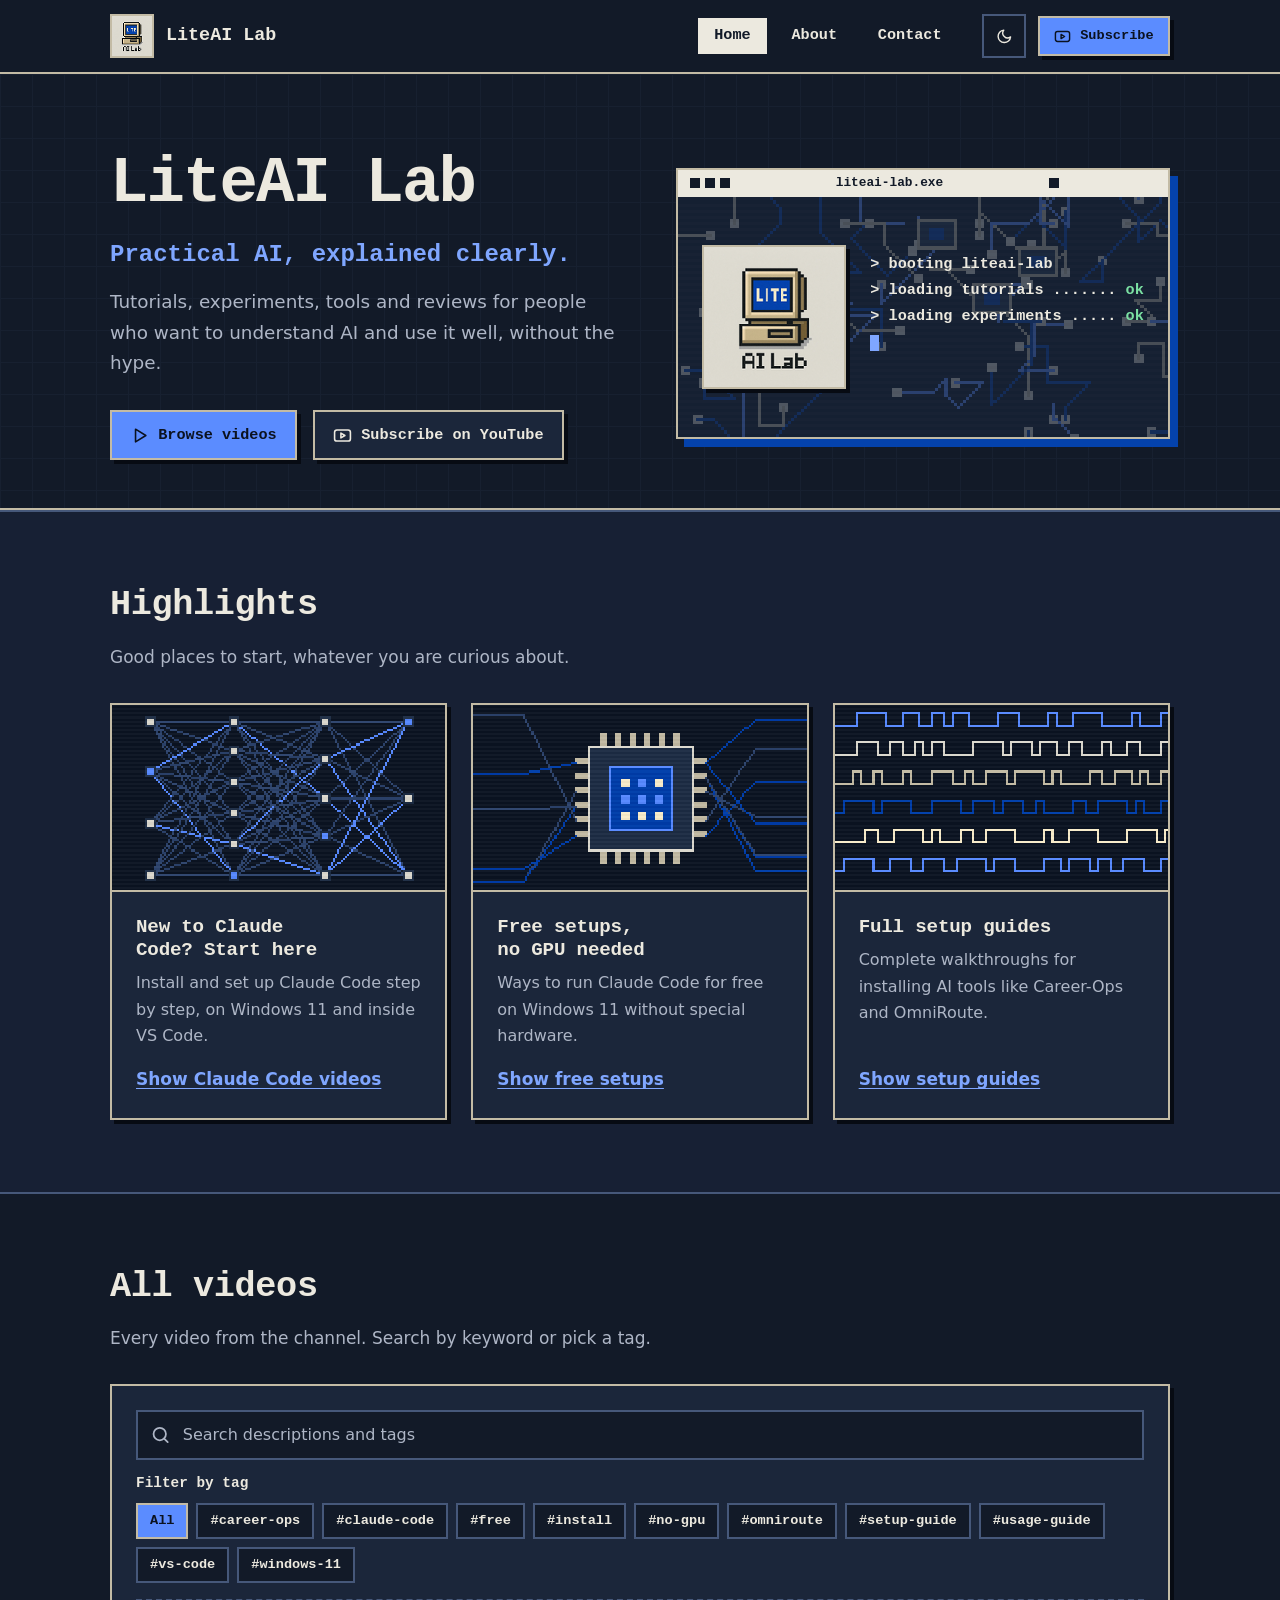
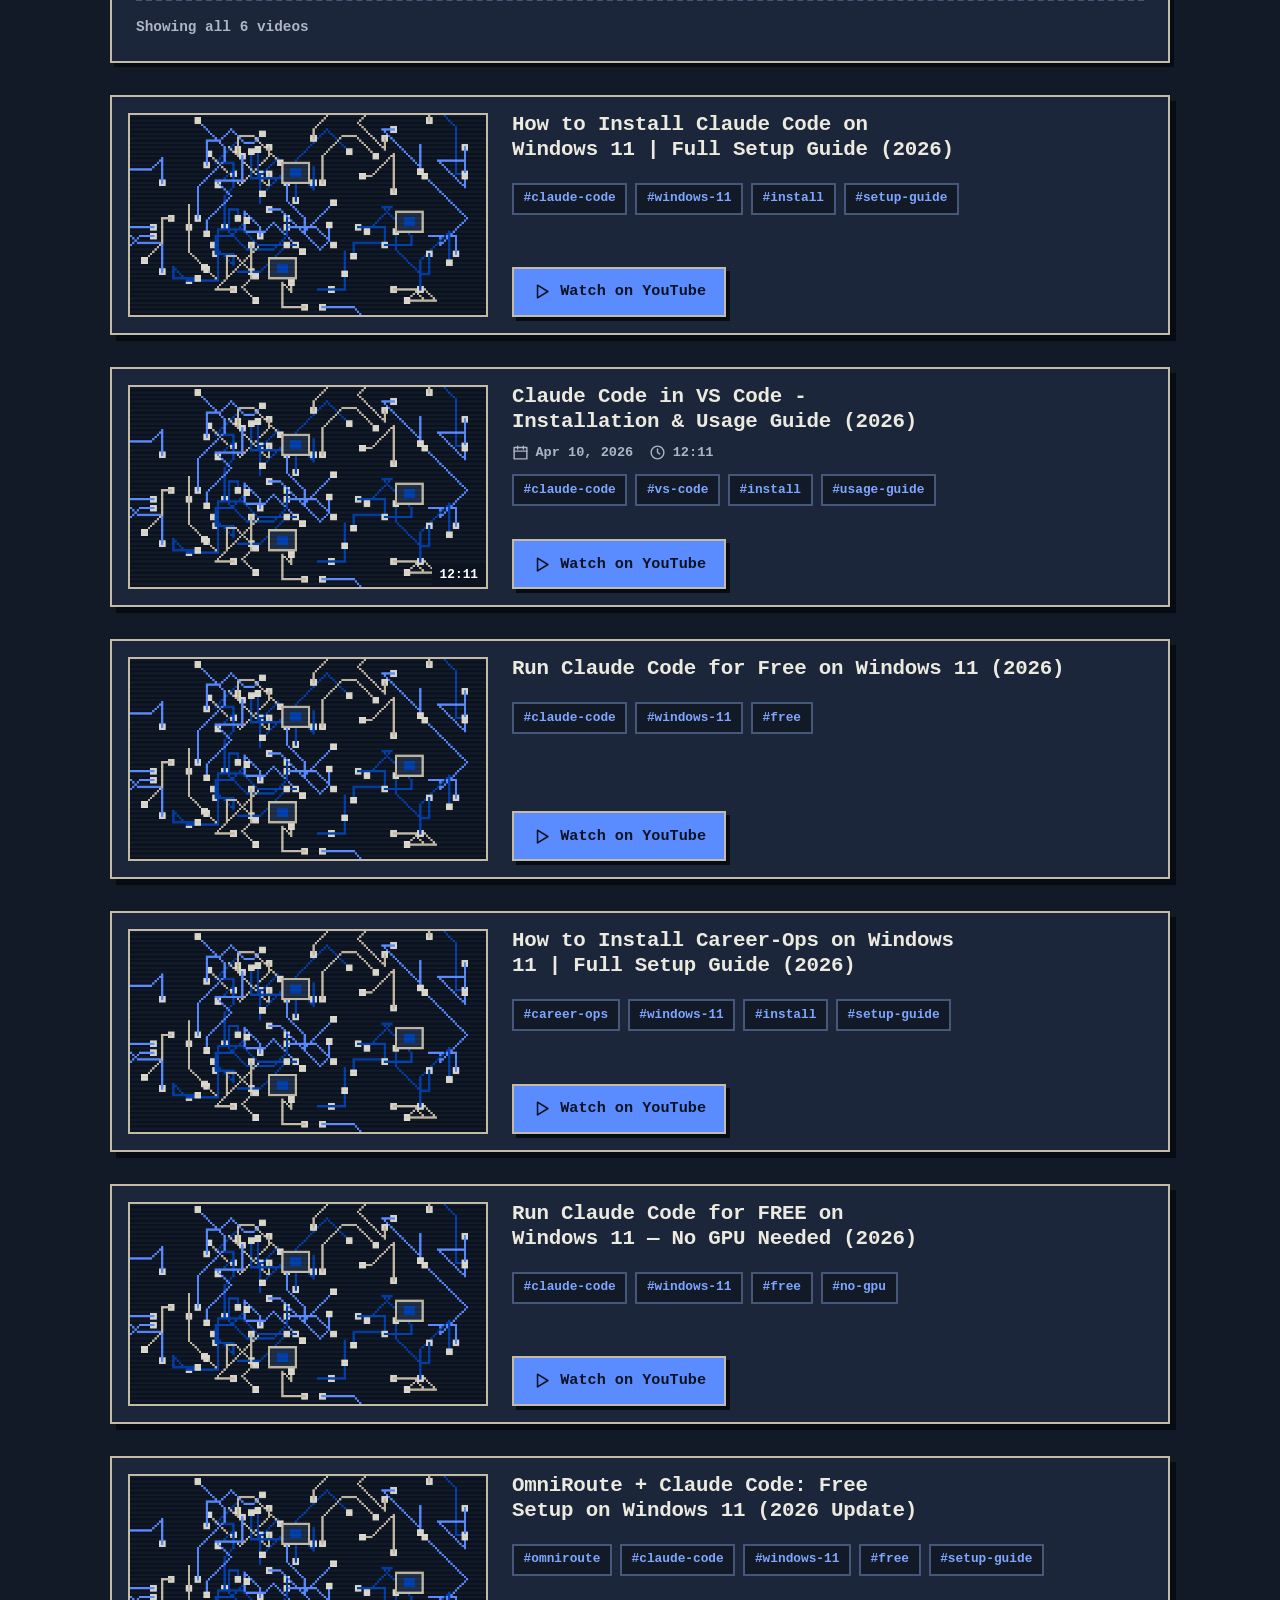
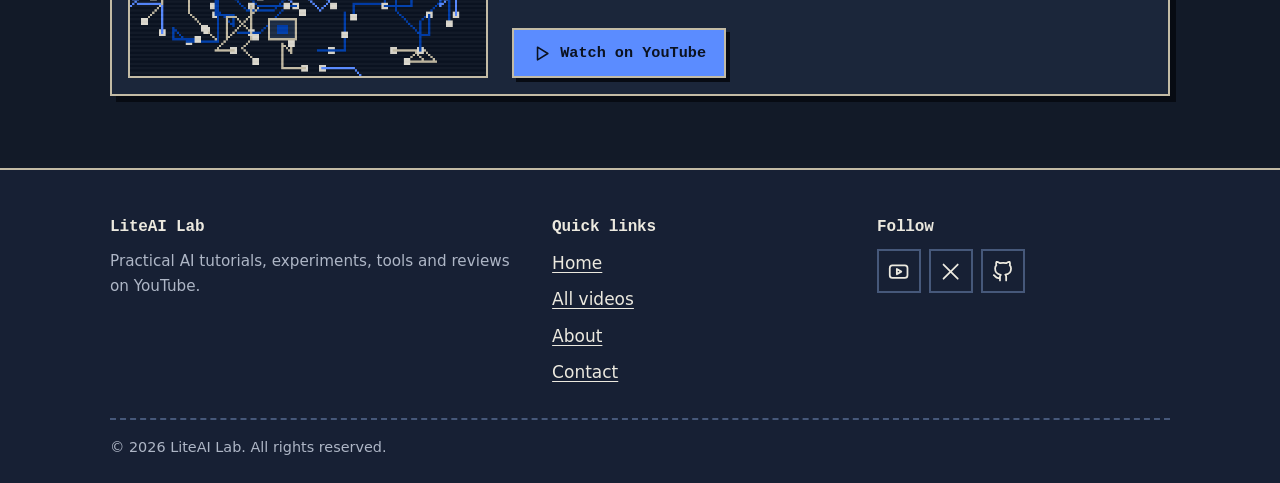
<file: index.html>
<!DOCTYPE html>
<html lang="en" data-theme="dark">
<head>
  <meta charset="utf-8">
  <meta name="viewport" content="width=device-width, initial-scale=1">
  <title>LiteAI Lab | Practical AI tutorials, experiments and reviews</title>
  <meta name="description" content="LiteAI Lab is a YouTube channel with practical AI tutorials, experiments, tools and reviews. Browse every video and filter by tag.">
  <meta name="theme-color" content="#121a28">

  <!-- Favicons -->
  <link rel="icon" href="favicon.ico" sizes="any">
  <link rel="icon" type="image/png" sizes="32x32" href="assets/images/favicon-32x32.png">
  <link rel="icon" type="image/png" sizes="16x16" href="assets/images/favicon-16x16.png">
  <link rel="apple-touch-icon" sizes="180x180" href="assets/images/apple-touch-icon.png">
  <link rel="icon" type="image/png" sizes="192x192" href="assets/images/android-chrome-192x192.png">
  <link rel="icon" type="image/png" sizes="512x512" href="assets/images/android-chrome-512x512.png">
  <link rel="manifest" href="site.webmanifest">

  <!-- Open Graph / Twitter Card (absolute URLs for link previews) -->
  <meta property="og:type" content="website">
  <meta property="og:site_name" content="LiteAI Lab">
  <meta property="og:title" content="LiteAI Lab | Practical AI tutorials, experiments and reviews">
  <meta property="og:description" content="LiteAI Lab is a YouTube channel with practical AI tutorials, experiments, tools and reviews. Browse every video and filter by tag.">
  <meta property="og:url" content="https://bennyformaldehyde25-coder.github.io/liteai/">
  <meta property="og:image" content="https://bennyformaldehyde25-coder.github.io/liteai/assets/images/og-image.png">
  <meta property="og:image:width" content="1200">
  <meta property="og:image:height" content="630">
  <meta property="og:image:alt" content="LiteAI Lab logo: a pixel-art retro computer showing the word LITE">
  <meta name="twitter:card" content="summary_large_image">
  <meta name="twitter:title" content="LiteAI Lab | Practical AI tutorials, experiments and reviews">
  <meta name="twitter:description" content="LiteAI Lab is a YouTube channel with practical AI tutorials, experiments, tools and reviews. Browse every video and filter by tag.">
  <meta name="twitter:image" content="https://bennyformaldehyde25-coder.github.io/liteai/assets/images/og-image.png">
  <meta name="twitter:image:alt" content="LiteAI Lab logo: a pixel-art retro computer showing the word LITE">

  <!-- Apply the saved theme before first paint (dark is the default) -->
  <script>
    (function () {
      var r = document.documentElement, t = null;
      try { t = localStorage.getItem("liteai-theme"); } catch (e) {}
      r.setAttribute("data-theme", t === "light" ? "light" : "dark");
      r.classList.add("js");
    })();
  </script>
  <link rel="stylesheet" href="assets/css/styles.css">
</head>
<body>
<svg width="0" height="0" style="position:absolute" aria-hidden="true" focusable="false">
  <symbol id="i-sun" viewBox="0 0 24 24"><circle cx="12" cy="12" r="4"/><path d="M12 2v2M12 20v2M4.9 4.9l1.4 1.4M17.7 17.7l1.4 1.4M2 12h2M20 12h2M4.9 19.1l1.4-1.4M17.7 6.3l1.4-1.4"/></symbol>
  <symbol id="i-moon" viewBox="0 0 24 24"><path d="M21 12.8A9 9 0 1 1 11.2 3a7 7 0 0 0 9.8 9.8z"/></symbol>
  <symbol id="i-menu" viewBox="0 0 24 24"><path d="M4 6h16M4 12h16M4 18h16"/></symbol>
  <symbol id="i-search" viewBox="0 0 24 24"><circle cx="11" cy="11" r="7"/><path d="M20 20l-4-4"/></symbol>
  <symbol id="i-calendar" viewBox="0 0 24 24"><rect x="3" y="5" width="18" height="16"/><path d="M3 10h18M8 3v4M16 3v4"/></symbol>
  <symbol id="i-clock" viewBox="0 0 24 24"><circle cx="12" cy="12" r="9"/><path d="M12 7v5l3 2"/></symbol>
  <symbol id="i-play" viewBox="0 0 24 24"><path d="M7 4l13 8-13 8z"/></symbol>
  <symbol id="i-youtube" viewBox="0 0 24 24"><rect x="2" y="5" width="20" height="14" rx="3"/><path d="M10 9l5 3-5 3z"/></symbol>
  <symbol id="i-x" viewBox="0 0 24 24"><path d="M4 4l16 16M20 4L4 20"/></symbol>
  <symbol id="i-linkedin" viewBox="0 0 24 24"><rect x="3" y="3" width="18" height="18" rx="2"/><path d="M8 11v6M8 7.5v.01M12 17v-6M12 13a3 3 0 0 1 6 0v4"/></symbol>
  <symbol id="i-github" viewBox="0 0 24 24"><path d="M9 19c-5 1.5-5-2.5-7-3m14 6v-3.87a3.37 3.37 0 0 0-.94-2.61c3.14-.35 6.44-1.54 6.44-7A5.44 5.44 0 0 0 20 4.77 5.07 5.07 0 0 0 19.91 1S18.73.65 16 2.48a13.38 13.38 0 0 0-7 0C6.27.65 5.09 1 5.09 1A5.07 5.07 0 0 0 5 4.77a5.44 5.44 0 0 0-1.5 3.78c0 5.42 3.3 6.61 6.44 7A3.37 3.37 0 0 0 9 18.13V22"/></symbol>
  <symbol id="i-book" viewBox="0 0 24 24"><path d="M4 4h6a2 2 0 0 1 2 2v14a2 2 0 0 0-2-2H4zM20 4h-6a2 2 0 0 0-2 2v14a2 2 0 0 1 2-2h6z"/></symbol>
  <symbol id="i-flask" viewBox="0 0 24 24"><path d="M9 3h6M10 3v6l-5 9a2 2 0 0 0 1.8 3h10.4a2 2 0 0 0 1.8-3l-5-9V3"/></symbol>
  <symbol id="i-wrench" viewBox="0 0 24 24"><path d="M14.7 6.3a4 4 0 0 0-5.4 5.1L3 17.7 6.3 21l6.3-6.3a4 4 0 0 0 5.1-5.4l-2.6 2.6-2.4-.6-.6-2.4z"/></symbol>
  <symbol id="i-star" viewBox="0 0 24 24"><path d="M12 3l2.7 5.6 6.1.9-4.4 4.3 1 6.1L12 17l-5.4 2.9 1-6.1L3.2 9.5l6.1-.9z"/></symbol>
  <symbol id="i-mail" viewBox="0 0 24 24"><rect x="3" y="5" width="18" height="14"/><path d="M3 7l9 6 9-6"/></symbol>
</svg>
<a class="skip-link" href="#main">Skip to content</a>
<header class="site-header">
  <div class="container header-inner">
    <a class="brand" href="index.html" aria-label="LiteAI Lab, home">
      <img src="assets/images/logo.png" width="44" height="44" alt="LiteAI Lab logo">
      <span>LiteAI Lab</span>
    </a>
    <nav class="site-nav" id="site-nav" aria-label="Main">
      <ul class="nav-list">
        <li><a class="nav-link" href="index.html" aria-current="page">Home</a></li>
        <li><a class="nav-link" href="about.html">About</a></li>
        <li><a class="nav-link" href="contact.html">Contact</a></li>
      </ul>
    </nav>
    <div class="header-actions">
      <button class="icon-btn theme-toggle" id="theme-toggle" type="button" aria-label="Switch to light theme" aria-pressed="false">
        <svg class="icon icon-moon" aria-hidden="true" focusable="false"><use href="#i-moon"></use></svg><svg class="icon icon-sun" aria-hidden="true" focusable="false"><use href="#i-sun"></use></svg>
      </button>
      <button class="icon-btn menu-toggle" id="menu-toggle" type="button" aria-label="Menu" aria-expanded="false" aria-controls="site-nav">
        <svg class="icon" aria-hidden="true" focusable="false"><use href="#i-menu"></use></svg>
      </button>
      <a class="btn btn-primary btn-sm" href="https://www.youtube.com/@LiteAILab?sub_confirmation=1" target="_blank" rel="noopener noreferrer"><svg class="icon" aria-hidden="true" focusable="false"><use href="#i-youtube"></use></svg><span>Subscribe</span></a>
    </div>
  </div>
</header>
<main id="main">

  <section class="hero" aria-labelledby="hero-title">
    <div class="container">
      <div class="hero-grid">
        <div>
          <h1 id="hero-title">LiteAI Lab</h1>
          <p class="tagline">Practical AI, explained clearly.</p>
          <p class="lede">Tutorials, experiments, tools and reviews for people who want to understand AI and use it well, without the hype.</p>
          <div class="cta-row">
            <a class="btn btn-primary" href="#videos"><svg class="icon" aria-hidden="true" focusable="false"><use href="#i-play"></use></svg><span>Browse videos</span></a>
            <a class="btn" href="https://www.youtube.com/@LiteAILab?sub_confirmation=1" target="_blank" rel="noopener noreferrer"><svg class="icon" aria-hidden="true" focusable="false"><use href="#i-youtube"></use></svg><span>Subscribe on YouTube</span></a>
          </div>
        </div>

        <div class="window" role="group" aria-label="LiteAI Lab boot screen: tutorials, experiments, tools and reviews are ready">
          <div class="window-bar" aria-hidden="true"><span class="dots"><i></i><i></i><i></i></span><span class="title">liteai-lab.exe</span><span class="dots" style="justify-content:flex-end"><i></i></span></div>
          <div class="window-body">
            <img class="window-bg" src="assets/generated/hero-circuit.png" width="960" height="540" alt="Abstract pixel-art circuit board traces in blue and tan">
            <img class="window-logo" src="assets/images/logo-large.png" width="450" height="450" alt="LiteAI Lab logo: a pixel-art retro computer showing the word LITE">
            <pre class="boot" id="boot-text" aria-hidden="true">&gt; booting liteai-lab
&gt; loading tutorials ....... <span class="ok">ok</span>
&gt; loading experiments ..... <span class="ok">ok</span>
&gt; loading tools + reviews . <span class="ok">ok</span>
&gt; ready</pre>
          </div>
        </div>
      </div>
    </div>
  </section>

  <section class="section section-alt" id="highlights" aria-labelledby="highlights-title">
    <div class="container">
      <div class="section-head">
        <h2 id="highlights-title">Highlights</h2>
        <p>Good places to start, whatever you are curious about.</p>
      </div>
      <div class="card-row">
        <article class="card reveal">
          <img class="card-img" src="assets/generated/neural-pixels.png" width="960" height="540" loading="lazy" alt="Pixel-art diagram of a small neural network with connected nodes">
          <div class="card-body">
            <h3>New to Claude Code? Start here</h3>
            <p>Install and set up Claude Code step by step, on Windows 11 and inside VS Code.</p>
            <a class="card-link" href="#videos" data-filter-tag="claude-code">Show Claude Code videos</a>
          </div>
        </article>
        <article class="card reveal">
          <img class="card-img" src="assets/generated/pixel-chip.png" width="960" height="540" loading="lazy" alt="Pixel-art computer chip with a glowing blue core and connected traces">
          <div class="card-body">
            <h3>Free setups, no GPU needed</h3>
            <p>Ways to run Claude Code for free on Windows 11 without special hardware.</p>
            <a class="card-link" href="#videos" data-filter-tag="free">Show free setups</a>
          </div>
        </article>
        <article class="card reveal">
          <img class="card-img" src="assets/generated/pixel-waves.png" width="960" height="540" loading="lazy" alt="Pixel-art stepped signal waveforms in blue, cream and tan">
          <div class="card-body">
            <h3>Full setup guides</h3>
            <p>Complete walkthroughs for installing AI tools like Career-Ops and OmniRoute.</p>
            <a class="card-link" href="#videos" data-filter-tag="setup-guide">Show setup guides</a>
          </div>
        </article>
      </div>
    </div>
  </section>

  <section class="section" id="videos" aria-labelledby="videos-title">
    <div class="container">
      <div class="section-head">
        <h2 id="videos-title">All videos</h2>
        <p>Every video from the channel. Search by keyword or pick a tag.</p>
      </div>

      <div class="toolbar" id="video-toolbar">
        <div class="search-wrap">
          <label class="visually-hidden" for="video-search">Search videos by description or tag</label>
          <svg class="icon" aria-hidden="true" focusable="false"><use href="#i-search"></use></svg>
          <input class="search-input" id="video-search" type="search" placeholder="Search descriptions and tags" autocomplete="off">
        </div>
        <p class="filter-label" id="filter-label">Filter by tag</p>
        <div class="chip-row" id="tag-filters" role="group" aria-labelledby="filter-label"></div>
        <div class="toolbar-foot">
          <p class="result-count" id="result-count" role="status" aria-live="polite"></p>
          <button class="link-btn" id="clear-filters" type="button" hidden>Clear search and filters</button>
        </div>
      </div>

      <ul class="video-list" id="video-list">
        <li><noscript><div class="empty-state"><h3>JavaScript is off</h3><p>The video list needs JavaScript. You can also browse every video on <a href="https://www.youtube.com/@LiteAILab/videos">YouTube</a>.</p></div></noscript></li>
      </ul>
    </div>
  </section>

</main>
<footer class="site-footer">
  <div class="container">
    <div class="footer-grid">
      <div>
        <h2>LiteAI Lab</h2>
        <p>Practical AI tutorials, experiments, tools and reviews on YouTube.</p>
      </div>
      <div>
        <h2>Quick links</h2>
        <ul class="footer-links">
          <li><a href="index.html">Home</a></li>
          <li><a href="index.html#videos">All videos</a></li>
          <li><a href="about.html">About</a></li>
          <li><a href="contact.html">Contact</a></li>
        </ul>
      </div>
      <div>
        <h2>Follow</h2>
        <ul class="social-icons">
          <li><a href="https://www.youtube.com/@LiteAILab" target="_blank" rel="noopener noreferrer" aria-label="LiteAI Lab on YouTube (opens in a new tab)"><svg class="icon" aria-hidden="true" focusable="false"><use href="#i-youtube"></use></svg></a></li>
          <li><a href="https://x.com/BennyFormcy" target="_blank" rel="noopener noreferrer" aria-label="LiteAI Lab on X (opens in a new tab)"><svg class="icon" aria-hidden="true" focusable="false"><use href="#i-x"></use></svg></a></li>
          <li><a href="https://github.com/bennyformaldehyde25-coder" target="_blank" rel="noopener noreferrer" aria-label="LiteAI Lab on GitHub (opens in a new tab)"><svg class="icon" aria-hidden="true" focusable="false"><use href="#i-github"></use></svg></a></li>
        </ul>
      </div>
    </div>
    <p class="copyright">&copy; <span id="year">2026</span> LiteAI Lab. All rights reserved.</p>
  </div>
</footer>
<script src="assets/js/videos.js" defer></script>
<script src="assets/js/main.js" defer></script>
</body>
</html>
</file>
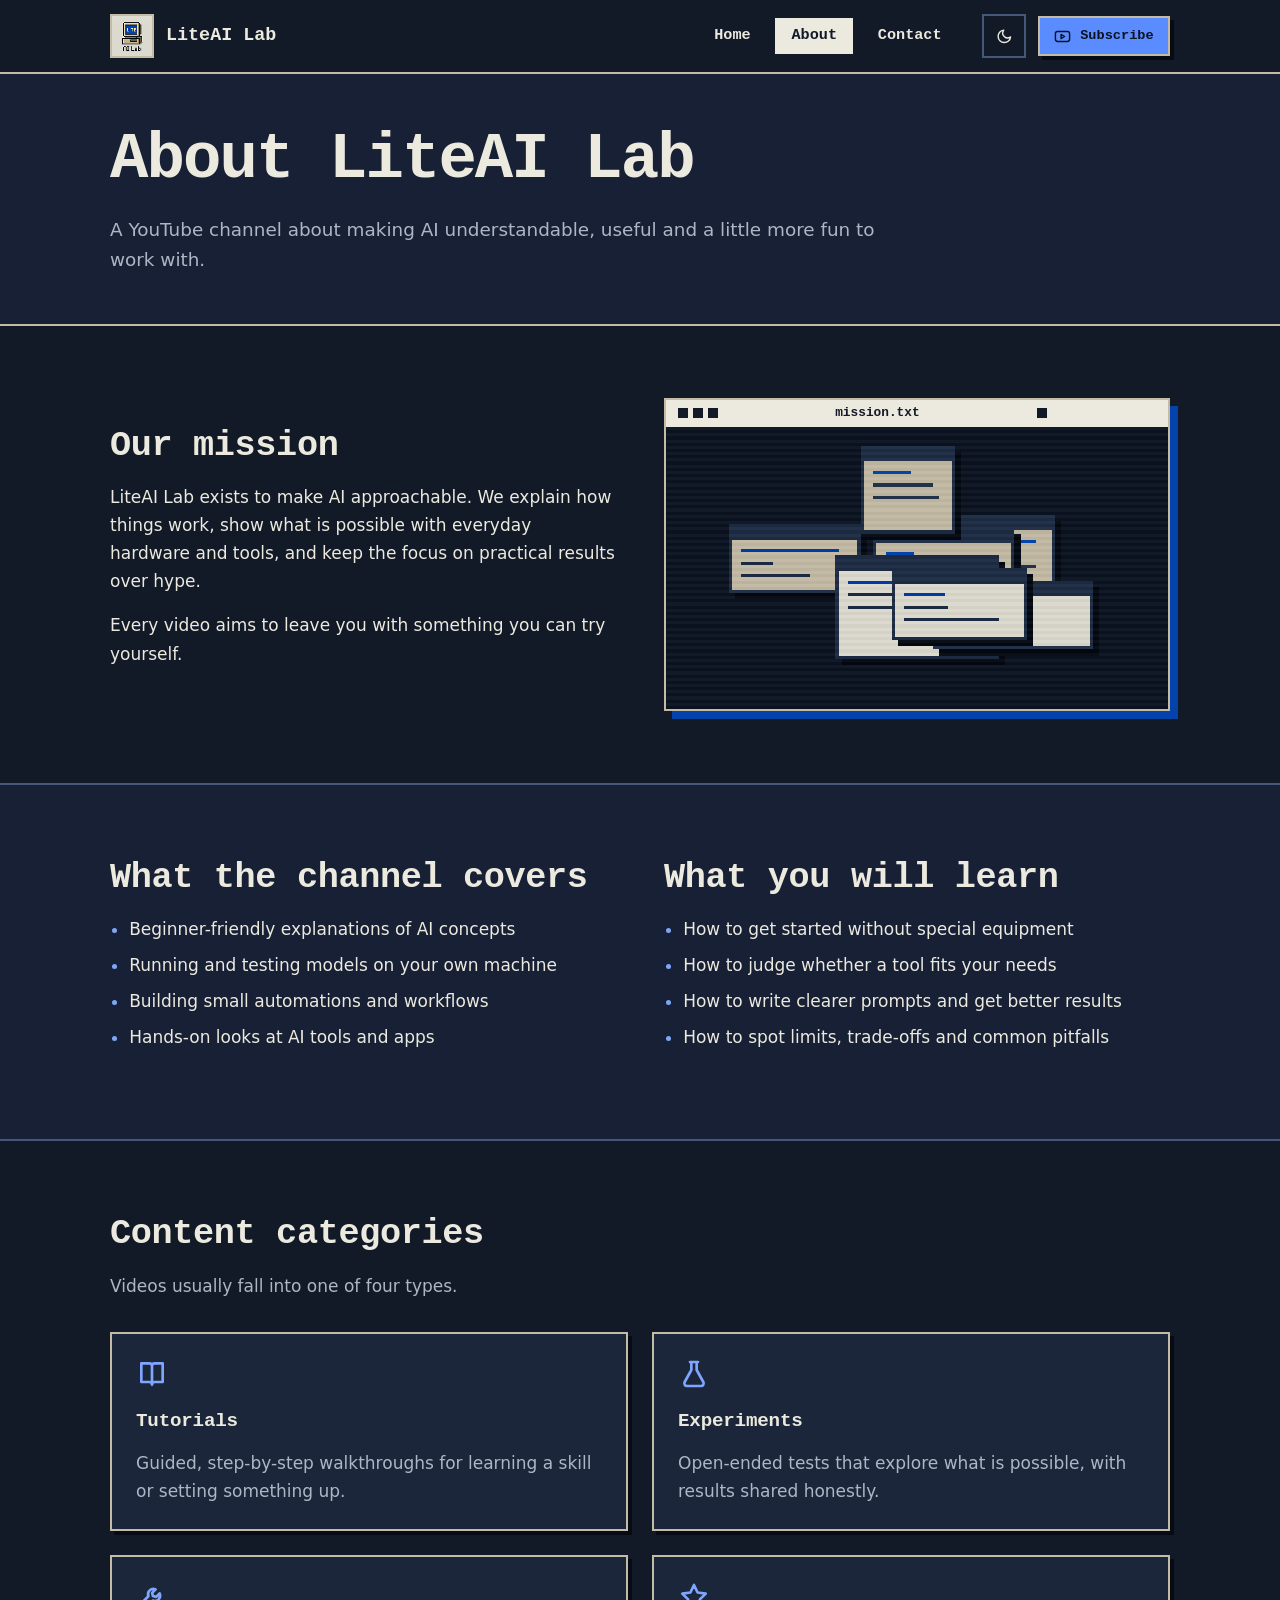
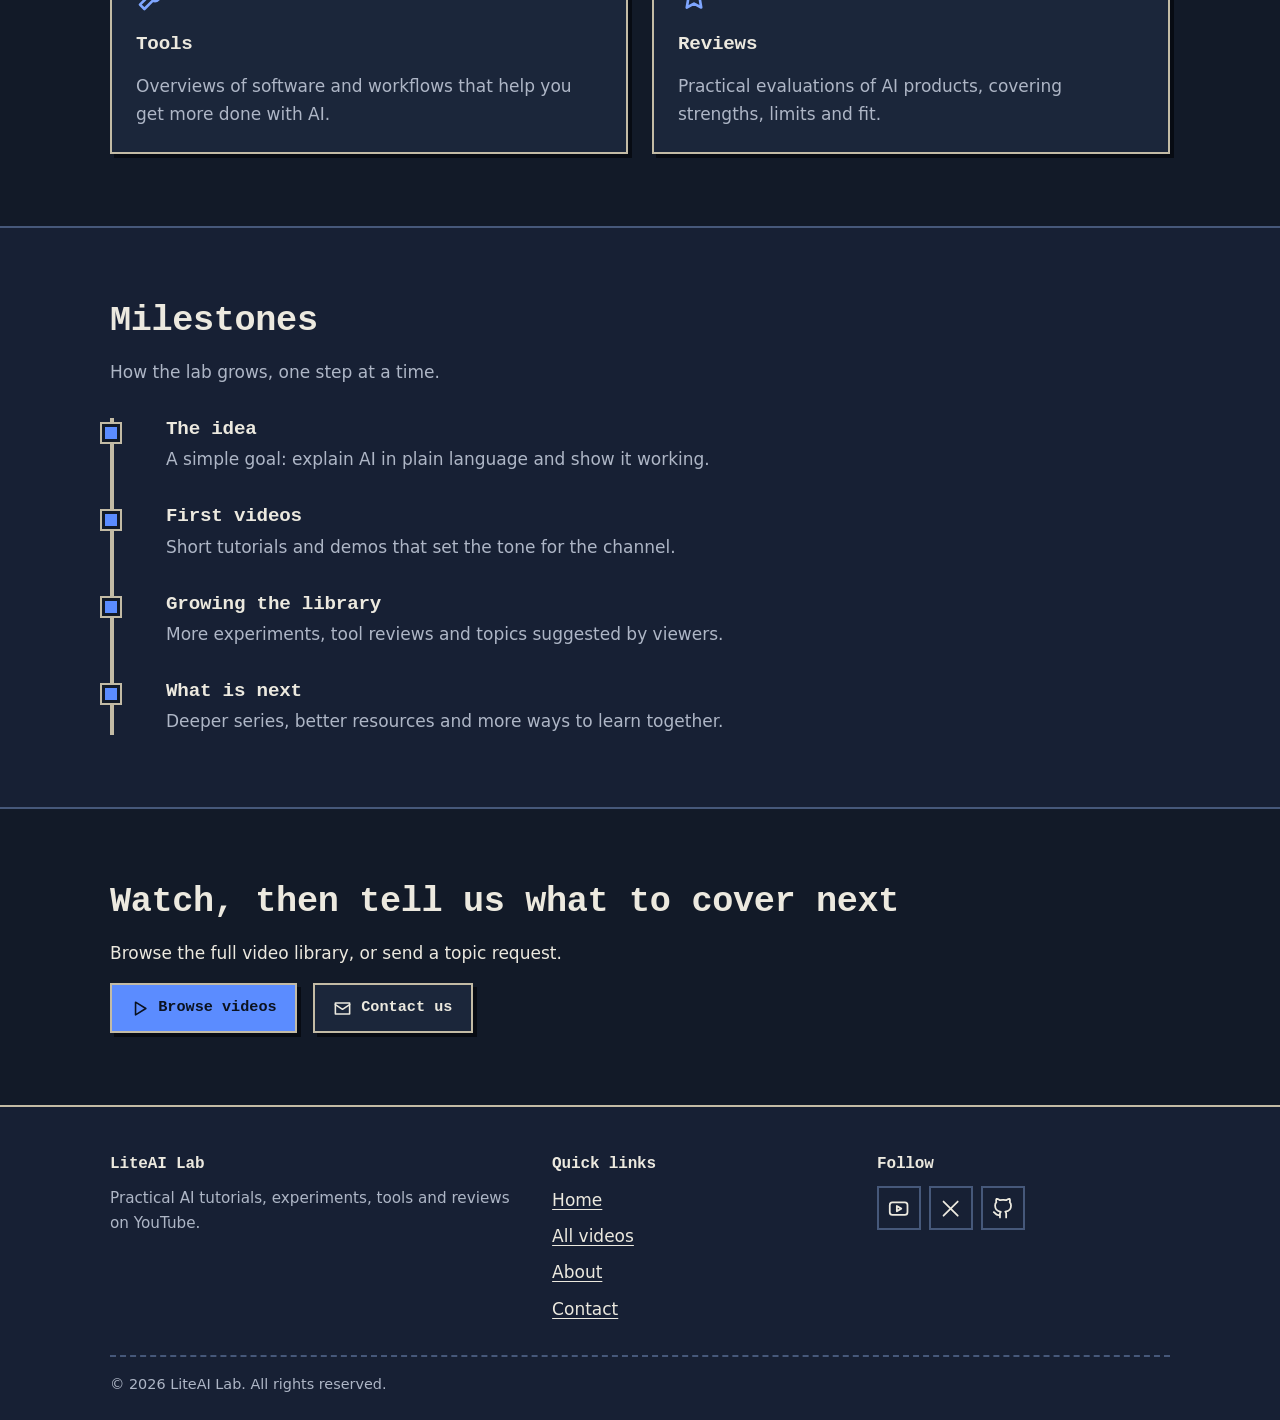
<file: about.html>
<!DOCTYPE html>
<html lang="en" data-theme="dark">
<head>
  <meta charset="utf-8">
  <meta name="viewport" content="width=device-width, initial-scale=1">
  <title>About | LiteAI Lab</title>
  <meta name="description" content="Learn what LiteAI Lab covers, our mission, content categories and how the channel is growing.">
  <meta name="theme-color" content="#121a28">

  <!-- Favicons -->
  <link rel="icon" href="favicon.ico" sizes="any">
  <link rel="icon" type="image/png" sizes="32x32" href="assets/images/favicon-32x32.png">
  <link rel="icon" type="image/png" sizes="16x16" href="assets/images/favicon-16x16.png">
  <link rel="apple-touch-icon" sizes="180x180" href="assets/images/apple-touch-icon.png">
  <link rel="icon" type="image/png" sizes="192x192" href="assets/images/android-chrome-192x192.png">
  <link rel="icon" type="image/png" sizes="512x512" href="assets/images/android-chrome-512x512.png">
  <link rel="manifest" href="site.webmanifest">

  <!-- Open Graph / Twitter Card (absolute URLs for link previews) -->
  <meta property="og:type" content="website">
  <meta property="og:site_name" content="LiteAI Lab">
  <meta property="og:title" content="About | LiteAI Lab">
  <meta property="og:description" content="Learn what LiteAI Lab covers, our mission, content categories and how the channel is growing.">
  <meta property="og:url" content="https://bennyformaldehyde25-coder.github.io/liteai/about.html">
  <meta property="og:image" content="https://bennyformaldehyde25-coder.github.io/liteai/assets/images/og-image.png">
  <meta property="og:image:width" content="1200">
  <meta property="og:image:height" content="630">
  <meta property="og:image:alt" content="LiteAI Lab logo: a pixel-art retro computer showing the word LITE">
  <meta name="twitter:card" content="summary_large_image">
  <meta name="twitter:title" content="About | LiteAI Lab">
  <meta name="twitter:description" content="Learn what LiteAI Lab covers, our mission, content categories and how the channel is growing.">
  <meta name="twitter:image" content="https://bennyformaldehyde25-coder.github.io/liteai/assets/images/og-image.png">
  <meta name="twitter:image:alt" content="LiteAI Lab logo: a pixel-art retro computer showing the word LITE">

  <!-- Apply the saved theme before first paint (dark is the default) -->
  <script>
    (function () {
      var r = document.documentElement, t = null;
      try { t = localStorage.getItem("liteai-theme"); } catch (e) {}
      r.setAttribute("data-theme", t === "light" ? "light" : "dark");
      r.classList.add("js");
    })();
  </script>
  <link rel="stylesheet" href="assets/css/styles.css">
</head>
<body>
<svg width="0" height="0" style="position:absolute" aria-hidden="true" focusable="false">
  <symbol id="i-sun" viewBox="0 0 24 24"><circle cx="12" cy="12" r="4"/><path d="M12 2v2M12 20v2M4.9 4.9l1.4 1.4M17.7 17.7l1.4 1.4M2 12h2M20 12h2M4.9 19.1l1.4-1.4M17.7 6.3l1.4-1.4"/></symbol>
  <symbol id="i-moon" viewBox="0 0 24 24"><path d="M21 12.8A9 9 0 1 1 11.2 3a7 7 0 0 0 9.8 9.8z"/></symbol>
  <symbol id="i-menu" viewBox="0 0 24 24"><path d="M4 6h16M4 12h16M4 18h16"/></symbol>
  <symbol id="i-search" viewBox="0 0 24 24"><circle cx="11" cy="11" r="7"/><path d="M20 20l-4-4"/></symbol>
  <symbol id="i-calendar" viewBox="0 0 24 24"><rect x="3" y="5" width="18" height="16"/><path d="M3 10h18M8 3v4M16 3v4"/></symbol>
  <symbol id="i-clock" viewBox="0 0 24 24"><circle cx="12" cy="12" r="9"/><path d="M12 7v5l3 2"/></symbol>
  <symbol id="i-play" viewBox="0 0 24 24"><path d="M7 4l13 8-13 8z"/></symbol>
  <symbol id="i-youtube" viewBox="0 0 24 24"><rect x="2" y="5" width="20" height="14" rx="3"/><path d="M10 9l5 3-5 3z"/></symbol>
  <symbol id="i-x" viewBox="0 0 24 24"><path d="M4 4l16 16M20 4L4 20"/></symbol>
  <symbol id="i-linkedin" viewBox="0 0 24 24"><rect x="3" y="3" width="18" height="18" rx="2"/><path d="M8 11v6M8 7.5v.01M12 17v-6M12 13a3 3 0 0 1 6 0v4"/></symbol>
  <symbol id="i-github" viewBox="0 0 24 24"><path d="M9 19c-5 1.5-5-2.5-7-3m14 6v-3.87a3.37 3.37 0 0 0-.94-2.61c3.14-.35 6.44-1.54 6.44-7A5.44 5.44 0 0 0 20 4.77 5.07 5.07 0 0 0 19.91 1S18.73.65 16 2.48a13.38 13.38 0 0 0-7 0C6.27.65 5.09 1 5.09 1A5.07 5.07 0 0 0 5 4.77a5.44 5.44 0 0 0-1.5 3.78c0 5.42 3.3 6.61 6.44 7A3.37 3.37 0 0 0 9 18.13V22"/></symbol>
  <symbol id="i-book" viewBox="0 0 24 24"><path d="M4 4h6a2 2 0 0 1 2 2v14a2 2 0 0 0-2-2H4zM20 4h-6a2 2 0 0 0-2 2v14a2 2 0 0 1 2-2h6z"/></symbol>
  <symbol id="i-flask" viewBox="0 0 24 24"><path d="M9 3h6M10 3v6l-5 9a2 2 0 0 0 1.8 3h10.4a2 2 0 0 0 1.8-3l-5-9V3"/></symbol>
  <symbol id="i-wrench" viewBox="0 0 24 24"><path d="M14.7 6.3a4 4 0 0 0-5.4 5.1L3 17.7 6.3 21l6.3-6.3a4 4 0 0 0 5.1-5.4l-2.6 2.6-2.4-.6-.6-2.4z"/></symbol>
  <symbol id="i-star" viewBox="0 0 24 24"><path d="M12 3l2.7 5.6 6.1.9-4.4 4.3 1 6.1L12 17l-5.4 2.9 1-6.1L3.2 9.5l6.1-.9z"/></symbol>
  <symbol id="i-mail" viewBox="0 0 24 24"><rect x="3" y="5" width="18" height="14"/><path d="M3 7l9 6 9-6"/></symbol>
</svg>
<a class="skip-link" href="#main">Skip to content</a>
<header class="site-header">
  <div class="container header-inner">
    <a class="brand" href="index.html" aria-label="LiteAI Lab, home">
      <img src="assets/images/logo.png" width="44" height="44" alt="LiteAI Lab logo">
      <span>LiteAI Lab</span>
    </a>
    <nav class="site-nav" id="site-nav" aria-label="Main">
      <ul class="nav-list">
        <li><a class="nav-link" href="index.html">Home</a></li>
        <li><a class="nav-link" href="about.html" aria-current="page">About</a></li>
        <li><a class="nav-link" href="contact.html">Contact</a></li>
      </ul>
    </nav>
    <div class="header-actions">
      <button class="icon-btn theme-toggle" id="theme-toggle" type="button" aria-label="Switch to light theme" aria-pressed="false">
        <svg class="icon icon-moon" aria-hidden="true" focusable="false"><use href="#i-moon"></use></svg><svg class="icon icon-sun" aria-hidden="true" focusable="false"><use href="#i-sun"></use></svg>
      </button>
      <button class="icon-btn menu-toggle" id="menu-toggle" type="button" aria-label="Menu" aria-expanded="false" aria-controls="site-nav">
        <svg class="icon" aria-hidden="true" focusable="false"><use href="#i-menu"></use></svg>
      </button>
      <a class="btn btn-primary btn-sm" href="https://www.youtube.com/@LiteAILab?sub_confirmation=1" target="_blank" rel="noopener noreferrer"><svg class="icon" aria-hidden="true" focusable="false"><use href="#i-youtube"></use></svg><span>Subscribe</span></a>
    </div>
  </div>
</header>
<main id="main">

  <section class="page-hero">
    <div class="container">
      <h1>About LiteAI Lab</h1>
      <p>A YouTube channel about making AI understandable, useful and a little more fun to work with.</p>
    </div>
  </section>

  <section class="section" aria-labelledby="mission-title">
    <div class="container split">
      <div>
        <h2 id="mission-title">Our mission</h2>
        <p>LiteAI Lab exists to make AI approachable. We explain how things work, show what is possible with everyday hardware and tools, and keep the focus on practical results over hype.</p>
        <p>Every video aims to leave you with something you can try yourself.</p>
      </div>
      <figure class="window reveal">
        <div class="window-bar" aria-hidden="true"><span class="dots"><i></i><i></i><i></i></span><span class="title">mission.txt</span><span class="dots" style="justify-content:flex-end"><i></i></span></div>
        <div class="window-body"><img src="assets/generated/pixel-windows.png" width="960" height="540" loading="lazy" alt="Pixel-art desktop with several overlapping retro application windows"></div>
      </figure>
    </div>
  </section>

  <section class="section section-alt" aria-labelledby="covers-title">
    <div class="container split">
      <div>
        <h2 id="covers-title">What the channel covers</h2>
        <ul class="list-plain">
          <li>Beginner-friendly explanations of AI concepts</li>
          <li>Running and testing models on your own machine</li>
          <li>Building small automations and workflows</li>
          <li>Hands-on looks at AI tools and apps</li>
        </ul>
      </div>
      <div>
        <h2>What you will learn</h2>
        <ul class="list-plain">
          <li>How to get started without special equipment</li>
          <li>How to judge whether a tool fits your needs</li>
          <li>How to write clearer prompts and get better results</li>
          <li>How to spot limits, trade-offs and common pitfalls</li>
        </ul>
      </div>
    </div>
  </section>

  <section class="section" aria-labelledby="cats-title">
    <div class="container">
      <div class="section-head">
        <h2 id="cats-title">Content categories</h2>
        <p>Videos usually fall into one of four types.</p>
      </div>
      <div class="cat-grid">
        <article class="cat-card reveal">
          <svg class="icon" aria-hidden="true" focusable="false"><use href="#i-book"></use></svg>
          <h3>Tutorials</h3>
          <p>Guided, step-by-step walkthroughs for learning a skill or setting something up.</p>
        </article>
        <article class="cat-card reveal">
          <svg class="icon" aria-hidden="true" focusable="false"><use href="#i-flask"></use></svg>
          <h3>Experiments</h3>
          <p>Open-ended tests that explore what is possible, with results shared honestly.</p>
        </article>
        <article class="cat-card reveal">
          <svg class="icon" aria-hidden="true" focusable="false"><use href="#i-wrench"></use></svg>
          <h3>Tools</h3>
          <p>Overviews of software and workflows that help you get more done with AI.</p>
        </article>
        <article class="cat-card reveal">
          <svg class="icon" aria-hidden="true" focusable="false"><use href="#i-star"></use></svg>
          <h3>Reviews</h3>
          <p>Practical evaluations of AI products, covering strengths, limits and fit.</p>
        </article>
      </div>
    </div>
  </section>

  <section class="section section-alt" aria-labelledby="timeline-title">
    <div class="container">
      <div class="section-head">
        <h2 id="timeline-title">Milestones</h2>
        <p>How the lab grows, one step at a time.</p>
      </div>
      <ol class="timeline">
        <li><h3>The idea</h3><p>A simple goal: explain AI in plain language and show it working.</p></li>
        <li><h3>First videos</h3><p>Short tutorials and demos that set the tone for the channel.</p></li>
        <li><h3>Growing the library</h3><p>More experiments, tool reviews and topics suggested by viewers.</p></li>
        <li><h3>What is next</h3><p>Deeper series, better resources and more ways to learn together.</p></li>
      </ol>
    </div>
  </section>

  <section class="section" aria-labelledby="cta-title">
    <div class="container">
      <h2 id="cta-title">Watch, then tell us what to cover next</h2>
      <p>Browse the full video library, or send a topic request.</p>
      <div class="cta-row">
        <a class="btn btn-primary" href="index.html#videos"><svg class="icon" aria-hidden="true" focusable="false"><use href="#i-play"></use></svg><span>Browse videos</span></a>
        <a class="btn" href="contact.html"><svg class="icon" aria-hidden="true" focusable="false"><use href="#i-mail"></use></svg><span>Contact us</span></a>
      </div>
    </div>
  </section>

</main>
<footer class="site-footer">
  <div class="container">
    <div class="footer-grid">
      <div>
        <h2>LiteAI Lab</h2>
        <p>Practical AI tutorials, experiments, tools and reviews on YouTube.</p>
      </div>
      <div>
        <h2>Quick links</h2>
        <ul class="footer-links">
          <li><a href="index.html">Home</a></li>
          <li><a href="index.html#videos">All videos</a></li>
          <li><a href="about.html">About</a></li>
          <li><a href="contact.html">Contact</a></li>
        </ul>
      </div>
      <div>
        <h2>Follow</h2>
        <ul class="social-icons">
          <li><a href="https://www.youtube.com/@LiteAILab" target="_blank" rel="noopener noreferrer" aria-label="LiteAI Lab on YouTube (opens in a new tab)"><svg class="icon" aria-hidden="true" focusable="false"><use href="#i-youtube"></use></svg></a></li>
          <li><a href="https://x.com/BennyFormcy" target="_blank" rel="noopener noreferrer" aria-label="LiteAI Lab on X (opens in a new tab)"><svg class="icon" aria-hidden="true" focusable="false"><use href="#i-x"></use></svg></a></li>
          <li><a href="https://github.com/bennyformaldehyde25-coder" target="_blank" rel="noopener noreferrer" aria-label="LiteAI Lab on GitHub (opens in a new tab)"><svg class="icon" aria-hidden="true" focusable="false"><use href="#i-github"></use></svg></a></li>
        </ul>
      </div>
    </div>
    <p class="copyright">&copy; <span id="year">2026</span> LiteAI Lab. All rights reserved.</p>
  </div>
</footer>
<script src="assets/js/main.js" defer></script>
</body>
</html>
</file>
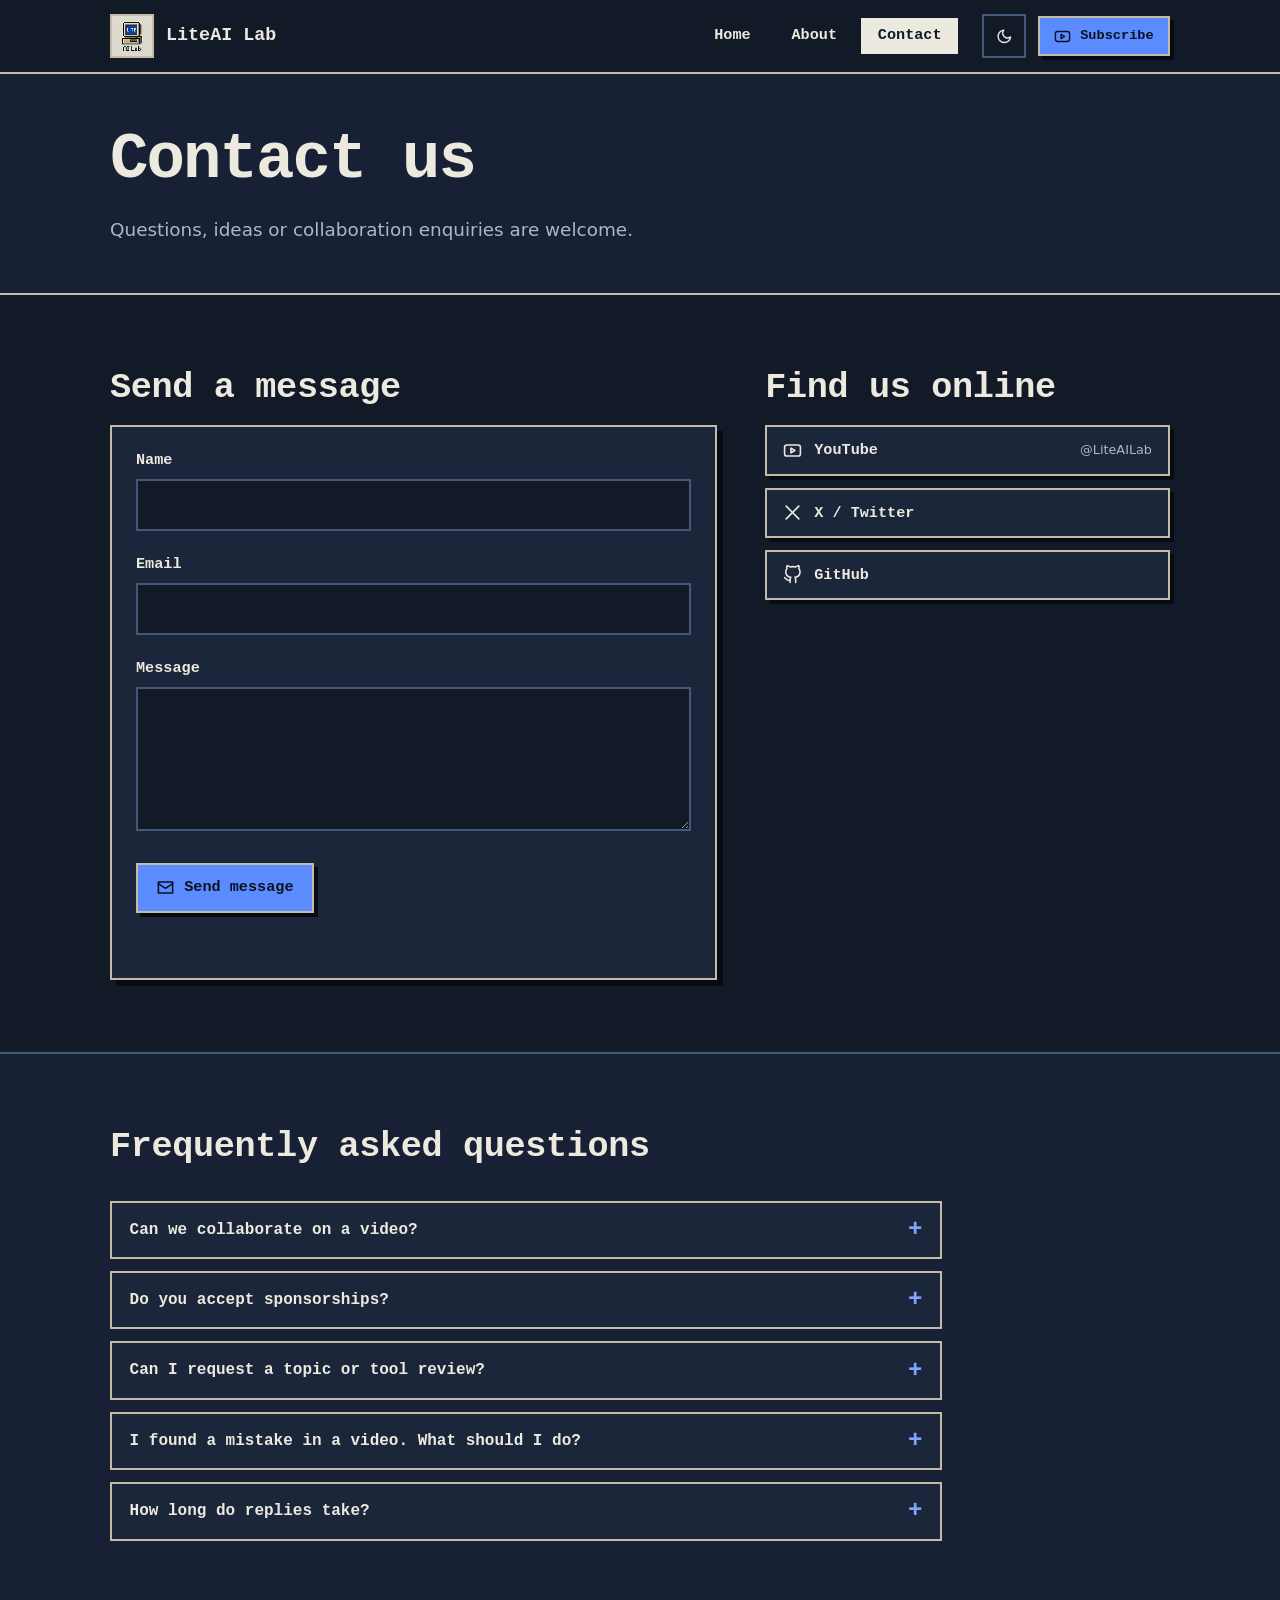
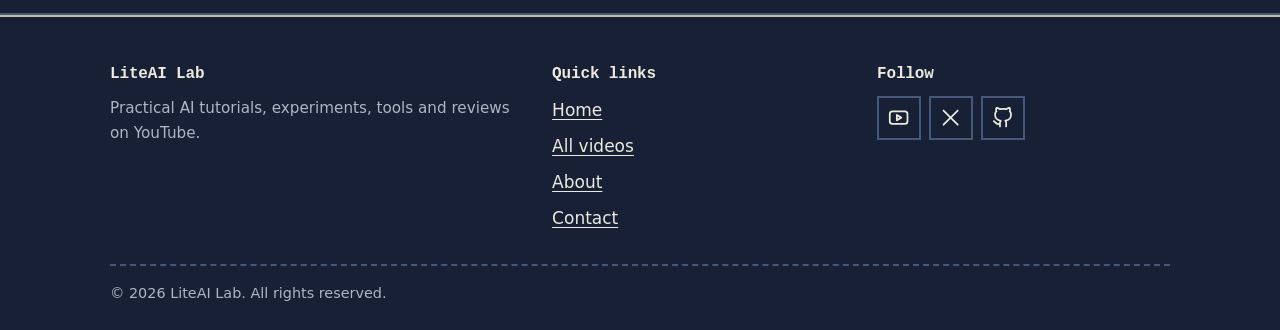
<file: contact.html>
<!DOCTYPE html>
<html lang="en" data-theme="dark">
<head>
  <meta charset="utf-8">
  <meta name="viewport" content="width=device-width, initial-scale=1">
  <title>Contact | LiteAI Lab</title>
  <meta name="description" content="Get in touch with LiteAI Lab for collaborations, sponsorships, topic requests and questions.">
  <meta name="theme-color" content="#121a28">

  <!-- Favicons -->
  <link rel="icon" href="favicon.ico" sizes="any">
  <link rel="icon" type="image/png" sizes="32x32" href="assets/images/favicon-32x32.png">
  <link rel="icon" type="image/png" sizes="16x16" href="assets/images/favicon-16x16.png">
  <link rel="apple-touch-icon" sizes="180x180" href="assets/images/apple-touch-icon.png">
  <link rel="icon" type="image/png" sizes="192x192" href="assets/images/android-chrome-192x192.png">
  <link rel="icon" type="image/png" sizes="512x512" href="assets/images/android-chrome-512x512.png">
  <link rel="manifest" href="site.webmanifest">

  <!-- Open Graph / Twitter Card (absolute URLs for link previews) -->
  <meta property="og:type" content="website">
  <meta property="og:site_name" content="LiteAI Lab">
  <meta property="og:title" content="Contact | LiteAI Lab">
  <meta property="og:description" content="Get in touch with LiteAI Lab for collaborations, sponsorships, topic requests and questions.">
  <meta property="og:url" content="https://bennyformaldehyde25-coder.github.io/liteai/contact.html">
  <meta property="og:image" content="https://bennyformaldehyde25-coder.github.io/liteai/assets/images/og-image.png">
  <meta property="og:image:width" content="1200">
  <meta property="og:image:height" content="630">
  <meta property="og:image:alt" content="LiteAI Lab logo: a pixel-art retro computer showing the word LITE">
  <meta name="twitter:card" content="summary_large_image">
  <meta name="twitter:title" content="Contact | LiteAI Lab">
  <meta name="twitter:description" content="Get in touch with LiteAI Lab for collaborations, sponsorships, topic requests and questions.">
  <meta name="twitter:image" content="https://bennyformaldehyde25-coder.github.io/liteai/assets/images/og-image.png">
  <meta name="twitter:image:alt" content="LiteAI Lab logo: a pixel-art retro computer showing the word LITE">

  <!-- Apply the saved theme before first paint (dark is the default) -->
  <script>
    (function () {
      var r = document.documentElement, t = null;
      try { t = localStorage.getItem("liteai-theme"); } catch (e) {}
      r.setAttribute("data-theme", t === "light" ? "light" : "dark");
      r.classList.add("js");
    })();
  </script>
  <link rel="stylesheet" href="assets/css/styles.css">
</head>
<body>
<svg width="0" height="0" style="position:absolute" aria-hidden="true" focusable="false">
  <symbol id="i-sun" viewBox="0 0 24 24"><circle cx="12" cy="12" r="4"/><path d="M12 2v2M12 20v2M4.9 4.9l1.4 1.4M17.7 17.7l1.4 1.4M2 12h2M20 12h2M4.9 19.1l1.4-1.4M17.7 6.3l1.4-1.4"/></symbol>
  <symbol id="i-moon" viewBox="0 0 24 24"><path d="M21 12.8A9 9 0 1 1 11.2 3a7 7 0 0 0 9.8 9.8z"/></symbol>
  <symbol id="i-menu" viewBox="0 0 24 24"><path d="M4 6h16M4 12h16M4 18h16"/></symbol>
  <symbol id="i-search" viewBox="0 0 24 24"><circle cx="11" cy="11" r="7"/><path d="M20 20l-4-4"/></symbol>
  <symbol id="i-calendar" viewBox="0 0 24 24"><rect x="3" y="5" width="18" height="16"/><path d="M3 10h18M8 3v4M16 3v4"/></symbol>
  <symbol id="i-clock" viewBox="0 0 24 24"><circle cx="12" cy="12" r="9"/><path d="M12 7v5l3 2"/></symbol>
  <symbol id="i-play" viewBox="0 0 24 24"><path d="M7 4l13 8-13 8z"/></symbol>
  <symbol id="i-youtube" viewBox="0 0 24 24"><rect x="2" y="5" width="20" height="14" rx="3"/><path d="M10 9l5 3-5 3z"/></symbol>
  <symbol id="i-x" viewBox="0 0 24 24"><path d="M4 4l16 16M20 4L4 20"/></symbol>
  <symbol id="i-linkedin" viewBox="0 0 24 24"><rect x="3" y="3" width="18" height="18" rx="2"/><path d="M8 11v6M8 7.5v.01M12 17v-6M12 13a3 3 0 0 1 6 0v4"/></symbol>
  <symbol id="i-github" viewBox="0 0 24 24"><path d="M9 19c-5 1.5-5-2.5-7-3m14 6v-3.87a3.37 3.37 0 0 0-.94-2.61c3.14-.35 6.44-1.54 6.44-7A5.44 5.44 0 0 0 20 4.77 5.07 5.07 0 0 0 19.91 1S18.73.65 16 2.48a13.38 13.38 0 0 0-7 0C6.27.65 5.09 1 5.09 1A5.07 5.07 0 0 0 5 4.77a5.44 5.44 0 0 0-1.5 3.78c0 5.42 3.3 6.61 6.44 7A3.37 3.37 0 0 0 9 18.13V22"/></symbol>
  <symbol id="i-book" viewBox="0 0 24 24"><path d="M4 4h6a2 2 0 0 1 2 2v14a2 2 0 0 0-2-2H4zM20 4h-6a2 2 0 0 0-2 2v14a2 2 0 0 1 2-2h6z"/></symbol>
  <symbol id="i-flask" viewBox="0 0 24 24"><path d="M9 3h6M10 3v6l-5 9a2 2 0 0 0 1.8 3h10.4a2 2 0 0 0 1.8-3l-5-9V3"/></symbol>
  <symbol id="i-wrench" viewBox="0 0 24 24"><path d="M14.7 6.3a4 4 0 0 0-5.4 5.1L3 17.7 6.3 21l6.3-6.3a4 4 0 0 0 5.1-5.4l-2.6 2.6-2.4-.6-.6-2.4z"/></symbol>
  <symbol id="i-star" viewBox="0 0 24 24"><path d="M12 3l2.7 5.6 6.1.9-4.4 4.3 1 6.1L12 17l-5.4 2.9 1-6.1L3.2 9.5l6.1-.9z"/></symbol>
  <symbol id="i-mail" viewBox="0 0 24 24"><rect x="3" y="5" width="18" height="14"/><path d="M3 7l9 6 9-6"/></symbol>
</svg>
<a class="skip-link" href="#main">Skip to content</a>
<header class="site-header">
  <div class="container header-inner">
    <a class="brand" href="index.html" aria-label="LiteAI Lab, home">
      <img src="assets/images/logo.png" width="44" height="44" alt="LiteAI Lab logo">
      <span>LiteAI Lab</span>
    </a>
    <nav class="site-nav" id="site-nav" aria-label="Main">
      <ul class="nav-list">
        <li><a class="nav-link" href="index.html">Home</a></li>
        <li><a class="nav-link" href="about.html">About</a></li>
        <li><a class="nav-link" href="contact.html" aria-current="page">Contact</a></li>
      </ul>
    </nav>
    <div class="header-actions">
      <button class="icon-btn theme-toggle" id="theme-toggle" type="button" aria-label="Switch to light theme" aria-pressed="false">
        <svg class="icon icon-moon" aria-hidden="true" focusable="false"><use href="#i-moon"></use></svg><svg class="icon icon-sun" aria-hidden="true" focusable="false"><use href="#i-sun"></use></svg>
      </button>
      <button class="icon-btn menu-toggle" id="menu-toggle" type="button" aria-label="Menu" aria-expanded="false" aria-controls="site-nav">
        <svg class="icon" aria-hidden="true" focusable="false"><use href="#i-menu"></use></svg>
      </button>
      <a class="btn btn-primary btn-sm" href="https://www.youtube.com/@LiteAILab?sub_confirmation=1" target="_blank" rel="noopener noreferrer"><svg class="icon" aria-hidden="true" focusable="false"><use href="#i-youtube"></use></svg><span>Subscribe</span></a>
    </div>
  </div>
</header>
<main id="main">

  <section class="page-hero">
    <div class="container">
      <h1>Contact us</h1>
      <p>Questions, ideas or collaboration enquiries are welcome.</p>
    </div>
  </section>

  <section class="section" aria-labelledby="form-title">
    <div class="container contact-grid">
      <div>
        <h2 id="form-title">Send a message</h2>
        <!--
          CONTACT FORM SETUP (see README):
          - mailto mode (default): set data-mailto to your email address.
          - Formspree mode: paste your endpoint (https://formspree.io/f/xxxxxxx) into data-formspree.
        -->
        <form class="form" id="contact-form" action="mailto:bennyformaldehyde25@gmail.com" method="post" enctype="text/plain"
              data-mailto="bennyformaldehyde25@gmail.com" data-formspree="">
          <div class="field">
            <label for="name">Name</label>
            <input id="name" name="name" type="text" autocomplete="name" required>
          </div>
          <div class="field">
            <label for="email">Email</label>
            <input id="email" name="email" type="email" autocomplete="email" required>
          </div>
          <div class="field">
            <label for="message">Message</label>
            <textarea id="message" name="message" required></textarea>
          </div>
          <input type="text" name="_gotcha" tabindex="-1" autocomplete="off" style="position:absolute;left:-9999px" aria-hidden="true">
          <button class="btn btn-primary" type="submit"><svg class="icon" aria-hidden="true" focusable="false"><use href="#i-mail"></use></svg><span>Send message</span></button>
          <p class="form-status" id="form-status" role="status" aria-live="polite"></p>
        </form>
      </div>

      <aside aria-labelledby="social-title">
        <h2 id="social-title">Find us online</h2>
        <!-- Social links: add more here (for example LinkedIn) by copying one of the list items. -->
        <ul class="social-list">
          <li><a href="https://www.youtube.com/@LiteAILab" target="_blank" rel="noopener noreferrer"><svg class="icon" aria-hidden="true" focusable="false"><use href="#i-youtube"></use></svg>YouTube<small>@LiteAILab</small></a></li>
          <li><a href="https://x.com/BennyFormcy" target="_blank" rel="noopener noreferrer"><svg class="icon" aria-hidden="true" focusable="false"><use href="#i-x"></use></svg>X / Twitter</a></li>
          <li><a href="https://github.com/bennyformaldehyde25-coder" target="_blank" rel="noopener noreferrer"><svg class="icon" aria-hidden="true" focusable="false"><use href="#i-github"></use></svg>GitHub</a></li>
        </ul>
      </aside>
    </div>
  </section>

  <section class="section section-alt" aria-labelledby="faq-title">
    <div class="container">
      <div class="section-head"><h2 id="faq-title">Frequently asked questions</h2></div>
      <div class="faq">
        <details>
          <summary>Can we collaborate on a video?</summary>
          <div class="answer"><p>Yes, collaboration ideas are welcome. Use the form above to describe your idea, your audience and what you would like to make together.</p></div>
        </details>
        <details>
          <summary>Do you accept sponsorships?</summary>
          <div class="answer"><p>Sponsorship enquiries are welcome. Please share what you offer and what you have in mind. Any sponsored content should be clearly disclosed to viewers.</p></div>
        </details>
        <details>
          <summary>Can I request a topic or tool review?</summary>
          <div class="answer"><p>Absolutely. Send the topic or tool name and a sentence on what you want to know. Requests help shape what gets covered next, though not every request can be made into a video.</p></div>
        </details>
        <details>
          <summary>I found a mistake in a video. What should I do?</summary>
          <div class="answer"><p>Thank you for flagging it. Include the video title and the part that looks wrong, and it will be reviewed.</p></div>
        </details>
        <details>
          <summary>How long do replies take?</summary>
          <div class="answer"><p>Replies can take a few days. If your message is time-sensitive, mention that in the first line.</p></div>
        </details>
      </div>
    </div>
  </section>

</main>
<footer class="site-footer">
  <div class="container">
    <div class="footer-grid">
      <div>
        <h2>LiteAI Lab</h2>
        <p>Practical AI tutorials, experiments, tools and reviews on YouTube.</p>
      </div>
      <div>
        <h2>Quick links</h2>
        <ul class="footer-links">
          <li><a href="index.html">Home</a></li>
          <li><a href="index.html#videos">All videos</a></li>
          <li><a href="about.html">About</a></li>
          <li><a href="contact.html">Contact</a></li>
        </ul>
      </div>
      <div>
        <h2>Follow</h2>
        <ul class="social-icons">
          <li><a href="https://www.youtube.com/@LiteAILab" target="_blank" rel="noopener noreferrer" aria-label="LiteAI Lab on YouTube (opens in a new tab)"><svg class="icon" aria-hidden="true" focusable="false"><use href="#i-youtube"></use></svg></a></li>
          <li><a href="https://x.com/BennyFormcy" target="_blank" rel="noopener noreferrer" aria-label="LiteAI Lab on X (opens in a new tab)"><svg class="icon" aria-hidden="true" focusable="false"><use href="#i-x"></use></svg></a></li>
          <li><a href="https://github.com/bennyformaldehyde25-coder" target="_blank" rel="noopener noreferrer" aria-label="LiteAI Lab on GitHub (opens in a new tab)"><svg class="icon" aria-hidden="true" focusable="false"><use href="#i-github"></use></svg></a></li>
        </ul>
      </div>
    </div>
    <p class="copyright">&copy; <span id="year">2026</span> LiteAI Lab. All rights reserved.</p>
  </div>
</footer>
<script src="assets/js/main.js" defer></script>
</body>
</html>
</file>
<file: assets/css/styles.css>
/* ==========================================================================
   LiteAI Lab - styles.css
   Design language: a retro desktop "lab" taken from the logo. Hard 2px edges,
   stepped drop shadows, no rounded corners, and the logo's own colors
   (paper #DCD9CF, ink #233249, tan #C3BBA5, screen blue #0442AC).
   Edit the variables in :root and [data-theme="light"] to re-theme the site.
   ========================================================================== */

:root {
  /* dark theme (default) */
  --bg: #121a28;
  --bg-alt: #172034;
  --surface: #1b263a;
  --surface-2: #223049;
  --text: #ece9df;
  --text-muted: #aeb6c6;
  --border: #46587a;
  --border-strong: #c3bba5;
  --accent: #7fa6ff;
  --accent-strong: #5b8cff;
  --on-accent: #0b1220;
  --shadow: #070b13;
  --shadow-accent: #0442ac;
  --focus: #ffd166;
  --success: #7be0a3;

  --font-head: "SF Mono", "Cascadia Code", "JetBrains Mono", ui-monospace, Menlo, Consolas, "Liberation Mono", monospace;
  --font-body: system-ui, -apple-system, "Segoe UI", Roboto, "Helvetica Neue", Arial, sans-serif;

  --space-1: 0.25rem;
  --space-2: 0.5rem;
  --space-3: 0.75rem;
  --space-4: 1rem;
  --space-5: 1.5rem;
  --space-6: 2rem;
  --space-7: 3rem;
  --space-8: 4.5rem;

  --step: 4px;          /* size of the stepped pixel shadow */
  --content: 1100px;
  --ease: cubic-bezier(0.2, 0.7, 0.2, 1);
}

:root[data-theme="light"] {
  --bg: #e8e5db;
  --bg-alt: #dedbd0;
  --surface: #f5f2e9;
  --surface-2: #ebe7da;
  --text: #19243a;
  --text-muted: #495571;
  --border: #7d8aa3;
  --border-strong: #233249;
  --accent: #0442ac;
  --accent-strong: #0442ac;
  --on-accent: #f8f5ea;
  --shadow: #233249;
  --shadow-accent: #0442ac;
  --focus: #b45309;
  --success: #166534;
}

/* ---------- base ---------- */
*, *::before, *::after { box-sizing: border-box; }

html {
  scroll-behavior: smooth;
  scroll-padding-top: 5.5rem;
  -webkit-text-size-adjust: 100%;
}

body {
  margin: 0;
  background: var(--bg);
  color: var(--text);
  font-family: var(--font-body);
  font-size: 1.0625rem;
  line-height: 1.65;
  min-height: 100vh;
  display: flex;
  flex-direction: column;
}

main { flex: 1 0 auto; }

img { max-width: 100%; height: auto; display: block; }

h1, h2, h3, h4 {
  font-family: var(--font-head);
  font-weight: 700;
  line-height: 1.2;
  margin: 0 0 var(--space-4);
  letter-spacing: -0.01em;
  text-wrap: balance;
}
h1 { font-size: clamp(2.4rem, 6vw, 4rem); letter-spacing: -0.03em; }
h2 { font-size: clamp(1.6rem, 3.4vw, 2.2rem); }
h3 { font-size: 1.2rem; }

p { margin: 0 0 var(--space-4); max-width: 68ch; }

a { color: var(--accent); text-underline-offset: 3px; }
a:hover { text-decoration-thickness: 2px; }

:focus-visible {
  outline: 3px solid var(--focus);
  outline-offset: 3px;
}

::selection { background: var(--accent-strong); color: var(--on-accent); }

.container {
  width: 100%;
  max-width: var(--content);
  margin-inline: auto;
  padding-inline: 1.25rem;
}

.visually-hidden {
  position: absolute !important;
  width: 1px; height: 1px;
  margin: -1px; padding: 0;
  overflow: hidden;
  clip: rect(0 0 0 0);
  white-space: nowrap;
  border: 0;
}

.skip-link {
  position: absolute;
  left: 1rem; top: -4rem;
  background: var(--accent-strong);
  color: var(--on-accent);
  padding: 0.6rem 1rem;
  z-index: 100;
  font-weight: 700;
}
.skip-link:focus { top: 1rem; }

.icon { width: 1.25em; height: 1.25em; flex: none; fill: none; stroke: currentColor; stroke-width: 2; stroke-linecap: round; stroke-linejoin: round; }

/* ---------- buttons ---------- */
.btn {
  display: inline-flex;
  align-items: center;
  gap: 0.55rem;
  font: 700 0.95rem/1 var(--font-head);
  padding: 0.85rem 1.15rem;
  min-height: 2.9rem;
  border: 2px solid var(--border-strong);
  background: var(--surface);
  color: var(--text);
  text-decoration: none;
  cursor: pointer;
  box-shadow: var(--step) var(--step) 0 var(--shadow);
  transition: transform 0.12s var(--ease), box-shadow 0.12s var(--ease), background-color 0.12s;
}
.btn:hover { transform: translate(2px, 2px); box-shadow: 2px 2px 0 var(--shadow); }
.btn:active { transform: translate(var(--step), var(--step)); box-shadow: 0 0 0 var(--shadow); }
.btn-primary { background: var(--accent-strong); color: var(--on-accent); border-color: var(--border-strong); }
.btn-primary:hover { background: var(--accent); }
.btn-sm { padding: 0.6rem 0.9rem; min-height: 2.5rem; font-size: 0.85rem; }

/* ---------- header ---------- */
.site-header {
  position: sticky;
  top: 0;
  z-index: 50;
  background: var(--bg);
  border-bottom: 2px solid var(--border-strong);
}
.header-inner {
  display: flex;
  align-items: center;
  gap: var(--space-5);
  min-height: 4.5rem;
}
.brand {
  display: inline-flex;
  align-items: center;
  gap: 0.75rem;
  color: var(--text);
  text-decoration: none;
  font: 700 1.15rem/1 var(--font-head);
  margin-right: auto;
}
.brand img { width: 44px; height: 44px; image-rendering: pixelated; border: 2px solid var(--border-strong); }

.nav-list { display: flex; gap: var(--space-2); list-style: none; margin: 0; padding: 0; align-items: center; }
.nav-list a.nav-link {
  display: block;
  padding: 0.55rem 0.9rem;
  color: var(--text);
  text-decoration: none;
  font: 600 0.95rem/1 var(--font-head);
  border: 2px solid transparent;
}
.nav-list a.nav-link:hover { border-color: var(--border); }
.nav-list a.nav-link[aria-current="page"] {
  background: var(--text);
  color: var(--bg);
}

.header-actions { display: flex; align-items: center; gap: var(--space-3); }

.icon-btn {
  display: inline-grid;
  place-items: center;
  width: 2.75rem; height: 2.75rem;
  background: transparent;
  color: var(--text);
  border: 2px solid var(--border);
  cursor: pointer;
}
.icon-btn:hover { border-color: var(--border-strong); background: var(--surface); }
.theme-toggle .icon-sun { display: none; }
:root[data-theme="light"] .theme-toggle .icon-sun { display: block; }
:root[data-theme="light"] .theme-toggle .icon-moon { display: none; }
.menu-toggle { display: none; }

@media (max-width: 800px) {
  .header-inner { flex-wrap: wrap; padding-block: 0.6rem; gap: var(--space-3); }
  .menu-toggle { display: inline-grid; }
  .site-nav { order: 5; width: 100%; display: none; }
  .site-nav.is-open { display: block; }
  .nav-list { flex-direction: column; align-items: stretch; padding-bottom: var(--space-3); }
  .nav-list a.nav-link { padding: 0.9rem 0.9rem; border-color: var(--border); }
  .header-actions .btn-sm span.sub-label-long { display: none; }
}

/* ---------- hero ---------- */
.hero {
  position: relative;
  padding-block: var(--space-8) var(--space-7);
  border-bottom: 2px solid var(--border-strong);
  background:
    linear-gradient(var(--border) 1px, transparent 1px) 0 0 / 100% 32px,
    linear-gradient(90deg, var(--border) 1px, transparent 1px) 0 0 / 32px 100%,
    var(--bg);
  background-blend-mode: normal;
}
.hero::before {
  content: "";
  position: absolute; inset: 0;
  background: var(--bg);
  opacity: 0.9;
  pointer-events: none;
}
.hero > .container { position: relative; }
.hero-grid {
  display: grid;
  grid-template-columns: minmax(0, 1.05fr) minmax(0, 1fr);
  gap: var(--space-7);
  align-items: center;
}
.hero h1 { margin-bottom: var(--space-4); }
.hero .tagline {
  font: 700 clamp(1.15rem, 2.4vw, 1.5rem)/1.35 var(--font-head);
  color: var(--accent);
  margin-bottom: var(--space-4);
}
.hero .lede { font-size: 1.15rem; color: var(--text-muted); margin-bottom: var(--space-6); }
.cta-row { display: flex; flex-wrap: wrap; gap: var(--space-4); }

.window {
  position: relative;
  background: var(--surface);
  border: 2px solid var(--border-strong);
  box-shadow: 8px 8px 0 var(--shadow-accent);
  overflow: hidden;
}
.window-bar {
  display: flex;
  align-items: center;
  gap: var(--space-2);
  padding: 0.45rem 0.75rem;
  background: var(--text);
  color: var(--bg);
  font: 700 0.8rem/1 var(--font-head);
}
.window-bar .dots { display: flex; gap: 5px; margin-right: auto; }
.window-bar .dots i { width: 10px; height: 10px; background: var(--bg); display: block; }
.window-bar .title { margin-right: auto; }
.window-body { position: relative; display: flex; gap: var(--space-5); align-items: center; padding: var(--space-5); min-height: 15rem; }
.window-bg { position: absolute; inset: 0; width: 100%; height: 100%; object-fit: cover; opacity: 0.28; image-rendering: pixelated; }
.window-body > :not(.window-bg) { position: relative; }
.window-logo { width: 9rem; flex: none; image-rendering: pixelated; border: 2px solid var(--border-strong); box-shadow: 4px 4px 0 var(--shadow); }
.boot {
  margin: 0;
  font: 600 0.95rem/1.7 var(--font-head);
  color: var(--text);
  white-space: pre-wrap;
  min-height: 8.5em;
}
.boot .ok { color: var(--success); }
.cursor {
  display: inline-block;
  width: 0.6em; height: 1.05em;
  background: var(--accent);
  vertical-align: text-bottom;
  animation: blink 1s steps(2, start) infinite;
}
@keyframes blink { to { visibility: hidden; } }

@media (max-width: 900px) {
  .hero { padding-block: var(--space-7) var(--space-6); }
  .hero-grid { grid-template-columns: 1fr; gap: var(--space-6); }
}
@media (max-width: 480px) {
  .window-body { flex-direction: column; align-items: flex-start; }
  .window-logo { width: 7rem; }
}

/* ---------- sections ---------- */
.section { padding-block: var(--space-8); }
.section-alt { background: var(--bg-alt); border-block: 2px solid var(--border); }
.section-head { margin-bottom: var(--space-6); }
.section-head p { color: var(--text-muted); margin-bottom: 0; }

/* highlights */
.card-row { display: grid; grid-template-columns: repeat(3, minmax(0, 1fr)); gap: var(--space-5); }
.card {
  display: flex; flex-direction: column;
  background: var(--surface);
  border: 2px solid var(--border-strong);
  box-shadow: var(--step) var(--step) 0 var(--shadow);
}
.card .card-img { border-bottom: 2px solid var(--border-strong); image-rendering: pixelated; aspect-ratio: 16 / 9; object-fit: cover; width: 100%; }
.card-body { padding: var(--space-5); display: flex; flex-direction: column; flex: 1; }
.card-body h3 { margin-bottom: var(--space-2); }
.card-body p { color: var(--text-muted); font-size: 1rem; }
.card-body .card-link { margin-top: auto; font-weight: 700; }
@media (max-width: 900px) { .card-row { grid-template-columns: 1fr; } }

/* ---------- video explorer ---------- */
.toolbar {
  position: relative;
  background: var(--surface);
  border: 2px solid var(--border-strong);
  padding: var(--space-5);
  margin-bottom: var(--space-6);
  box-shadow: var(--step) var(--step) 0 var(--shadow);
}
.search-wrap { position: relative; margin-bottom: var(--space-4); }
.search-wrap .icon { position: absolute; left: 0.9rem; top: 50%; transform: translateY(-50%); color: var(--text-muted); pointer-events: none; }
.search-input {
  width: 100%;
  font: 500 1rem/1.2 var(--font-body);
  color: var(--text);
  background: var(--bg);
  border: 2px solid var(--border);
  padding: 0.85rem 1rem 0.85rem 2.8rem;
  min-height: 3rem;
  border-radius: 0;
}
.search-input::placeholder { color: var(--text-muted); opacity: 1; }
.search-input:hover { border-color: var(--border-strong); }
.search-input:focus-visible { border-color: var(--accent); outline-offset: 2px; }

.filter-label { font: 700 0.9rem/1 var(--font-head); margin: 0 0 var(--space-3); }
.chip-row { display: flex; flex-wrap: wrap; gap: var(--space-2); }

.chip {
  font: 600 0.85rem/1 var(--font-head);
  padding: 0.5rem 0.75rem;
  min-height: 2.25rem;
  background: var(--bg);
  color: var(--text);
  border: 2px solid var(--border);
  cursor: pointer;
  border-radius: 0;
  transition: background-color 0.12s, border-color 0.12s;
}
.chip:hover { border-color: var(--border-strong); background: var(--surface-2); }
.chip[aria-pressed="true"] { background: var(--accent-strong); color: var(--on-accent); border-color: var(--border-strong); }

.toolbar-foot { display: flex; flex-wrap: wrap; align-items: center; justify-content: space-between; gap: var(--space-3); margin-top: var(--space-4); padding-top: var(--space-4); border-top: 2px dashed var(--border); }
.result-count { margin: 0; font: 600 0.9rem/1.4 var(--font-head); color: var(--text-muted); }
.link-btn { background: none; border: 0; color: var(--accent); font: 700 0.9rem/1 var(--font-head); cursor: pointer; text-decoration: underline; text-underline-offset: 3px; padding: 0.5rem; }
.link-btn[hidden] { display: none; }

.video-list { list-style: none; margin: 0; padding: 0; display: flex; flex-direction: column; gap: var(--space-6); }

.video-card {
  display: grid;
  grid-template-columns: minmax(0, 360px) minmax(0, 1fr);
  gap: var(--space-5);
  background: var(--surface);
  border: 2px solid var(--border-strong);
  box-shadow: 6px 6px 0 var(--shadow);
  padding: var(--space-4);
}
.video-thumb {
  position: relative;
  align-self: start;
  display: block;
  border: 2px solid var(--border-strong);
  background: var(--bg);
  line-height: 0;
}
/* full thumbnail, natural aspect ratio, never cropped */
.video-thumb img { width: 100%; height: auto; object-fit: contain; }
.video-thumb:hover { border-color: var(--accent); }
.duration-badge {
  position: absolute; right: 0; bottom: 0;
  background: #0b1220; color: #fff;
  font: 700 0.8rem/1 var(--font-head);
  padding: 0.35rem 0.5rem;
}
.video-info { min-width: 0; display: flex; flex-direction: column; }
.video-info h3 { font-size: 1.3rem; margin-bottom: var(--space-2); overflow-wrap: anywhere; }
.video-meta { display: flex; flex-wrap: wrap; gap: var(--space-2) var(--space-4); margin: 0 0 var(--space-3); padding: 0; list-style: none; color: var(--text-muted); font: 600 0.85rem/1.4 var(--font-head); }
.video-meta li { display: inline-flex; align-items: center; gap: 0.4rem; }
.video-desc { white-space: pre-line; overflow-wrap: anywhere; color: var(--text); font-size: 1rem; margin-bottom: var(--space-4); max-width: 70ch; }
.video-tags { display: flex; flex-wrap: wrap; gap: var(--space-2); margin-bottom: var(--space-4); }
.video-info .btn { align-self: flex-start; margin-top: auto; }

.tag-badge {
  font: 600 0.8rem/1 var(--font-head);
  padding: 0.4rem 0.6rem;
  min-height: 2rem;
  background: var(--bg);
  color: var(--accent);
  border: 2px solid var(--border);
  cursor: pointer;
  border-radius: 0;
}
.tag-badge:hover { border-color: var(--accent); background: var(--surface-2); }

.empty-state {
  border: 2px dashed var(--border-strong);
  padding: var(--space-6);
  text-align: left;
  background: var(--surface);
}
.empty-state h3 { margin-bottom: var(--space-2); }
.empty-state p { color: var(--text-muted); }

@media (max-width: 760px) {
  .video-card { grid-template-columns: 1fr; padding: var(--space-3); }
  .video-thumb { max-width: 100%; }
}

/* ---------- scroll reveal (only when JS is running) ---------- */
.js .reveal { opacity: 0; transform: translateY(10px); transition: opacity 0.35s var(--ease), transform 0.35s var(--ease); }
.js .reveal.is-visible { opacity: 1; transform: none; }

/* ---------- about page ---------- */
.page-hero { padding-block: var(--space-7) var(--space-6); border-bottom: 2px solid var(--border-strong); background: var(--bg-alt); }
.page-hero p { color: var(--text-muted); font-size: 1.15rem; }
.split { display: grid; grid-template-columns: minmax(0, 1fr) minmax(0, 1fr); gap: var(--space-7); align-items: center; }
.split .window-body { min-height: 0; padding: 0; }
.split figure { margin: 0; }
.split figure img { width: 100%; image-rendering: pixelated; }
@media (max-width: 860px) { .split { grid-template-columns: 1fr; gap: var(--space-6); } }

.list-plain { margin: 0 0 var(--space-4); padding-left: 1.2rem; max-width: 68ch; }
.list-plain li { margin-bottom: var(--space-2); }
.list-plain li::marker { color: var(--accent); }

.cat-grid { display: grid; grid-template-columns: repeat(2, minmax(0, 1fr)); gap: var(--space-5); }
.cat-card { background: var(--surface); border: 2px solid var(--border-strong); box-shadow: var(--step) var(--step) 0 var(--shadow); padding: var(--space-5); }
.cat-card .icon { width: 2rem; height: 2rem; color: var(--accent); margin-bottom: var(--space-3); }
.cat-card p { color: var(--text-muted); margin-bottom: 0; }
@media (max-width: 700px) { .cat-grid { grid-template-columns: 1fr; } }

.timeline { list-style: none; margin: 0; padding: 0 0 0 1.75rem; border-left: 4px solid var(--border-strong); max-width: 46rem; }
.timeline li { position: relative; padding: 0 0 var(--space-6) var(--space-5); }
.timeline li:last-child { padding-bottom: 0; }
.timeline li::before { content: ""; position: absolute; left: calc(-1.75rem - 12px); top: 0.35rem; width: 18px; height: 18px; background: var(--accent-strong); border: 3px solid var(--bg); outline: 2px solid var(--border-strong); }
.timeline h3 { margin-bottom: var(--space-1); }
.timeline p { color: var(--text-muted); margin: 0; }

/* ---------- contact page ---------- */
.contact-grid { display: grid; grid-template-columns: minmax(0, 1.2fr) minmax(0, 0.8fr); gap: var(--space-7); align-items: start; }
@media (max-width: 900px) { .contact-grid { grid-template-columns: 1fr; gap: var(--space-6); } }

.form { background: var(--surface); border: 2px solid var(--border-strong); box-shadow: 6px 6px 0 var(--shadow); padding: var(--space-5); }
.field { margin-bottom: var(--space-5); }
.field label { display: block; font: 700 0.95rem/1.3 var(--font-head); margin-bottom: var(--space-2); }
.field input, .field textarea {
  width: 100%;
  font: 500 1rem/1.5 var(--font-body);
  color: var(--text);
  background: var(--bg);
  border: 2px solid var(--border);
  padding: 0.75rem 0.9rem;
  border-radius: 0;
}
.field textarea { min-height: 9rem; resize: vertical; }
.field input:hover, .field textarea:hover { border-color: var(--border-strong); }
.field input:focus-visible, .field textarea:focus-visible { border-color: var(--accent); outline-offset: 2px; }
.field .hint { font-size: 0.9rem; color: var(--text-muted); margin: var(--space-2) 0 0; }
.form-status { margin: var(--space-4) 0 0; font-weight: 600; min-height: 1.5em; }

.social-list { list-style: none; margin: 0; padding: 0; display: grid; gap: var(--space-3); }
.social-list a {
  display: flex; align-items: center; gap: var(--space-3);
  padding: 0.85rem 1rem;
  background: var(--surface);
  border: 2px solid var(--border-strong);
  color: var(--text);
  text-decoration: none;
  font: 700 0.95rem/1.2 var(--font-head);
  box-shadow: var(--step) var(--step) 0 var(--shadow);
  transition: transform 0.12s var(--ease), box-shadow 0.12s var(--ease);
}
.social-list a:hover { transform: translate(2px, 2px); box-shadow: 2px 2px 0 var(--shadow); }
.social-list a small { margin-left: auto; font: 500 0.8rem/1 var(--font-body); color: var(--text-muted); }

.faq { max-width: 52rem; display: grid; gap: var(--space-3); }
.faq details { background: var(--surface); border: 2px solid var(--border-strong); }
.faq summary {
  cursor: pointer;
  list-style: none;
  padding: 1rem 3rem 1rem 1.1rem;
  font: 700 1rem/1.4 var(--font-head);
  position: relative;
}
.faq summary::-webkit-details-marker { display: none; }
.faq summary::after {
  content: "+";
  position: absolute; right: 1.1rem; top: 50%; transform: translateY(-50%);
  font: 700 1.5rem/1 var(--font-head);
  color: var(--accent);
}
.faq details[open] summary::after { content: "\2212"; }
.faq details[open] summary { border-bottom: 2px dashed var(--border); }
.faq .answer { padding: 1rem 1.1rem; }
.faq .answer p { margin: 0; color: var(--text-muted); }

/* ---------- footer ---------- */
.site-footer { background: var(--bg-alt); border-top: 2px solid var(--border-strong); padding-block: var(--space-7) var(--space-5); margin-top: auto; }
.footer-grid { display: grid; grid-template-columns: 1.4fr 1fr 1fr; gap: var(--space-6); margin-bottom: var(--space-6); }
.footer-grid h2 { font-size: 1rem; margin-bottom: var(--space-3); }
.footer-grid p { color: var(--text-muted); font-size: 0.95rem; }
.footer-links { list-style: none; margin: 0; padding: 0; display: grid; gap: var(--space-2); }
.footer-links a { color: var(--text); }
.social-icons { display: flex; gap: var(--space-2); list-style: none; margin: 0; padding: 0; }
.social-icons a { display: inline-grid; place-items: center; width: 2.75rem; height: 2.75rem; border: 2px solid var(--border); color: var(--text); }
.social-icons a:hover { border-color: var(--accent); color: var(--accent); }
.copyright { border-top: 2px dashed var(--border); padding-top: var(--space-4); font-size: 0.9rem; color: var(--text-muted); margin: 0; max-width: none; }
@media (max-width: 760px) { .footer-grid { grid-template-columns: 1fr; gap: var(--space-5); } }

/* ---------- reduced motion ---------- */
@media print {
  .js .reveal { opacity: 1; transform: none; }
}

@media (prefers-reduced-motion: reduce) {
  html { scroll-behavior: auto; }
  *, *::before, *::after { animation: none !important; transition: none !important; }
  .js .reveal { opacity: 1; transform: none; }
  .cursor { animation: none; }
}
</file>
